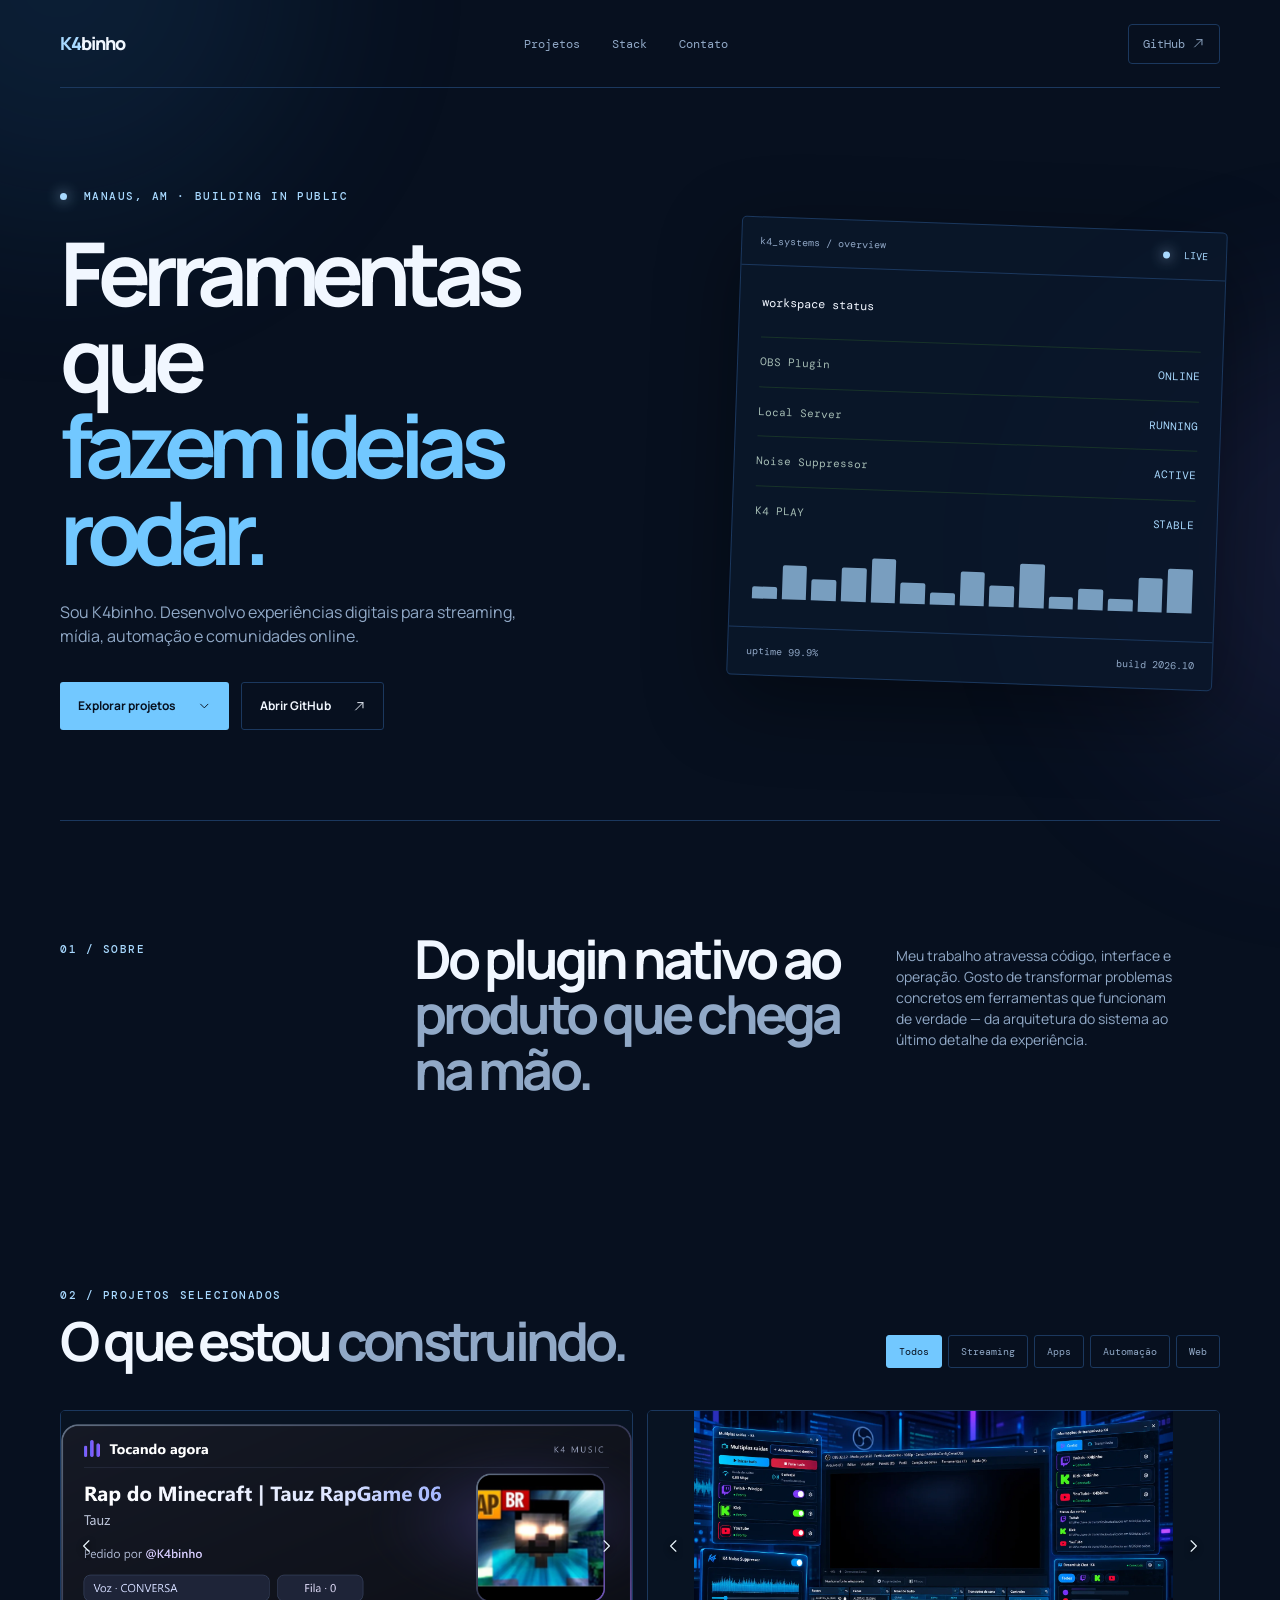
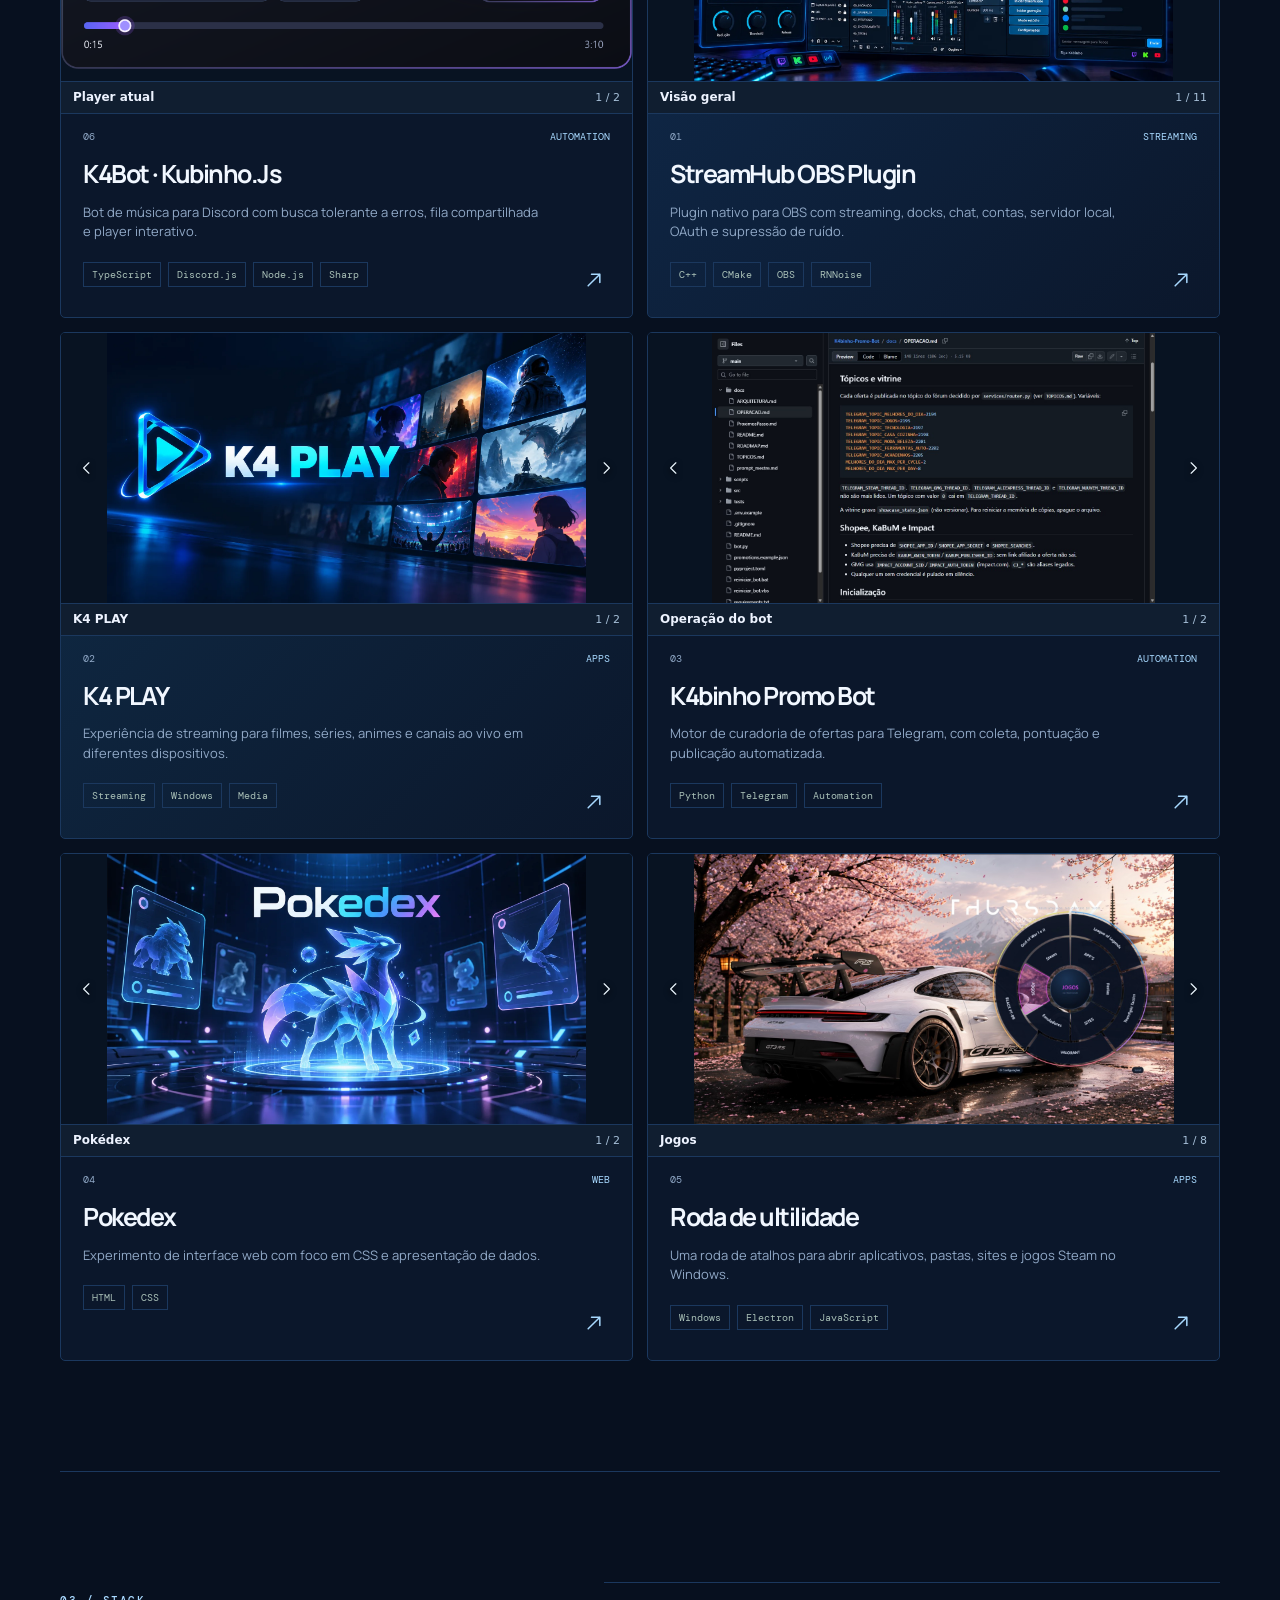
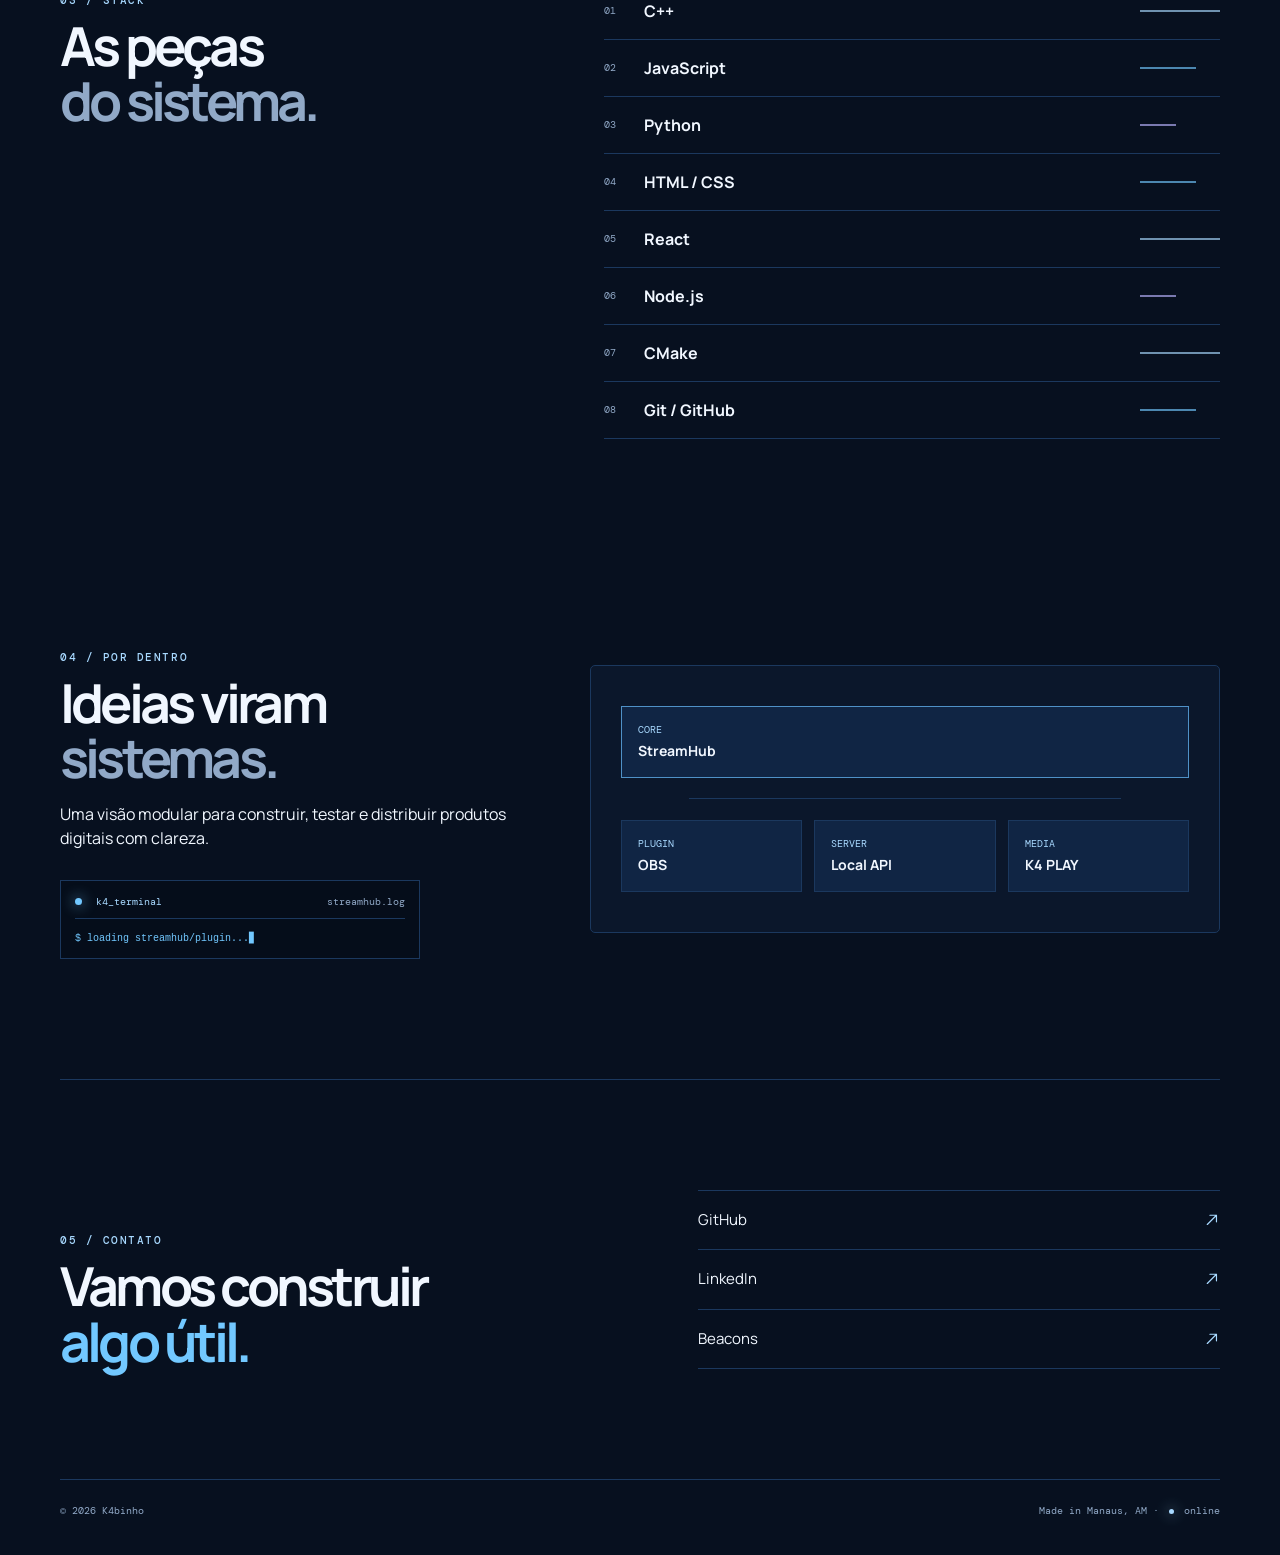
<file: index.html>
<!doctype html>
<html lang="pt-BR">
  <head>
    <meta charset="UTF-8" />
    <meta name="viewport" content="width=device-width, initial-scale=1.0" />
    <meta name="description" content="Portfólio de K4binho: streaming, mídia, automação e experiências digitais." />
    <link rel="icon" type="image/svg+xml" href="./assets/favicon.svg" />
    <title>K4binho — Digital systems & creative tools</title>
    <link rel="stylesheet" href="./styles.css" />
    <link rel="stylesheet" href="./theme-blue.css" />
    <link rel="stylesheet" href="./gallery.css" />
    <link rel="stylesheet" href="./carousel.css?v=9" />
  </head>
  <body>
    <div class="ambient ambient-one"></div><div class="ambient ambient-two"></div>
    <header class="site-header container">
      <a class="brand" href="#top" aria-label="K4binho início"><span class="brand-mark">K4</span><span>binho</span></a>
      <nav aria-label="Navegação principal"><a href="#projects">Projetos</a><a href="#stack">Stack</a><a href="#contact">Contato</a></nav>
      <a class="header-link" href="https://github.com/K4binho" target="_blank" rel="noreferrer">GitHub <svg class="icon-svg" viewBox="0 0 24 24" aria-hidden="true"><path d="M5 19 19 5M9 5h10v10"/></svg></a>
    </header>

    <main id="top">
      <section class="hero container">
        <div class="hero-copy">
          <p class="eyebrow"><span class="pulse"></span> MANAUS, AM · BUILDING IN PUBLIC</p>
          <h1>Ferramentas que<br /><em>fazem ideias rodar.</em></h1>
          <p class="hero-text">Sou K4binho. Desenvolvo experiências digitais para streaming, mídia, automação e comunidades online.</p>
          <div class="hero-actions"><a class="button button-primary" href="#projects">Explorar projetos <svg class="icon-svg" viewBox="0 0 24 24" aria-hidden="true"><path d="M5 8l7 7 7-7"/></svg></a><a class="button button-ghost" href="https://github.com/K4binho" target="_blank" rel="noreferrer">Abrir GitHub <svg class="icon-svg" viewBox="0 0 24 24" aria-hidden="true"><path d="M5 19 19 5M9 5h10v10"/></svg></a></div>
        </div>
        <div class="system-panel" aria-label="Painel demonstrativo do sistema">
          <div class="panel-top"><span>k4_systems / overview</span><span class="live"><i></i> LIVE</span></div>
          <div class="panel-body"><div class="panel-title">workspace status</div><div class="panel-line"><span>OBS Plugin</span><b>ONLINE</b></div><div class="panel-line"><span>Local Server</span><b>RUNNING</b></div><div class="panel-line"><span>Noise Suppressor</span><b>ACTIVE</b></div><div class="panel-line"><span>K4 PLAY</span><b>STABLE</b></div><div class="signal"><span></span><span></span><span></span><span></span><span></span><span></span><span></span><span></span><span></span><span></span><span></span><span></span><span></span><span></span><span></span></div></div>
          <div class="panel-footer"><span>uptime 99.9%</span><span>build 2026.10</span></div>
        </div>
      </section>

      <section class="intro container"><p class="section-kicker">01 / SOBRE</p><div><h2>Do plugin nativo ao<br /><span>produto que chega na mão.</span></h2></div><p>Meu trabalho atravessa código, interface e operação. Gosto de transformar problemas concretos em ferramentas que funcionam de verdade — da arquitetura do sistema ao último detalhe da experiência.</p></section>

      <section id="projects" class="projects container"><div class="section-heading"><div><p class="section-kicker">02 / PROJETOS SELECIONADOS</p><h2>O que estou <span>construindo.</span></h2></div><div class="filters" role="group" aria-label="Filtrar projetos"><button class="filter active" data-filter="all">Todos</button><button class="filter" data-filter="streaming">Streaming</button><button class="filter" data-filter="apps">Apps</button><button class="filter" data-filter="automation">Automação</button><button class="filter" data-filter="web">Web</button></div></div><div id="project-grid" class="project-grid"></div></section>

      <section id="stack" class="stack container"><div><p class="section-kicker">03 / STACK</p><h2>As peças<br /><span>do sistema.</span></h2></div><div class="stack-list" id="stack-list"></div></section>

      <section class="architecture container"><div class="architecture-copy"><p class="section-kicker">04 / POR DENTRO</p><h2>Ideias viram<br /><span>sistemas.</span></h2><p>Uma visão modular para construir, testar e distribuir produtos digitais com clareza.</p><div class="terminal"><div><span class="live"><i></i> k4_terminal</span><span>streamhub.log</span></div><code id="terminal-line">$ initializing modular workspace...</code></div></div><div class="flow" aria-label="Fluxo de arquitetura"><div class="flow-node main-node"><small>CORE</small><strong>StreamHub</strong></div><div class="flow-branch"><div class="flow-node"><small>PLUGIN</small><strong>OBS</strong></div><div class="flow-node"><small>SERVER</small><strong>Local API</strong></div><div class="flow-node"><small>MEDIA</small><strong>K4 PLAY</strong></div></div></div></section>

      <section id="contact" class="contact container"><div><p class="section-kicker">05 / CONTATO</p><h2>Vamos construir<br /><em>algo útil.</em></h2></div><div class="contact-links"><a href="https://github.com/K4binho" target="_blank" rel="noreferrer"><span>GitHub</span><b><svg class="icon-svg" viewBox="0 0 24 24" aria-hidden="true"><path d="M5 19 19 5M9 5h10v10"/></svg></b></a><a href="https://linkedin.com/in/mheinrique/" target="_blank" rel="noreferrer"><span>LinkedIn</span><b><svg class="icon-svg" viewBox="0 0 24 24" aria-hidden="true"><path d="M5 19 19 5M9 5h10v10"/></svg></b></a><a href="https://beacons.ai/m_heinrique" target="_blank" rel="noreferrer"><span>Beacons</span><b><svg class="icon-svg" viewBox="0 0 24 24" aria-hidden="true"><path d="M5 19 19 5M9 5h10v10"/></svg></b></a></div></section>
    </main>
    <footer class="site-footer container"><span>© 2026 K4binho</span><span>Made in Manaus, AM · <span class="footer-dot"></span> online</span></footer>
    <dialog id="project-modal"><button id="modal-close" class="modal-close" aria-label="Fechar"><svg class="icon-svg" viewBox="0 0 24 24" aria-hidden="true"><path d="m6 6 12 12M18 6 6 18"/></svg></button><div id="modal-content"></div></dialog>
    <script type="module" src="./src/main.js?v=3"></script>
  </body>
</html>
</file>
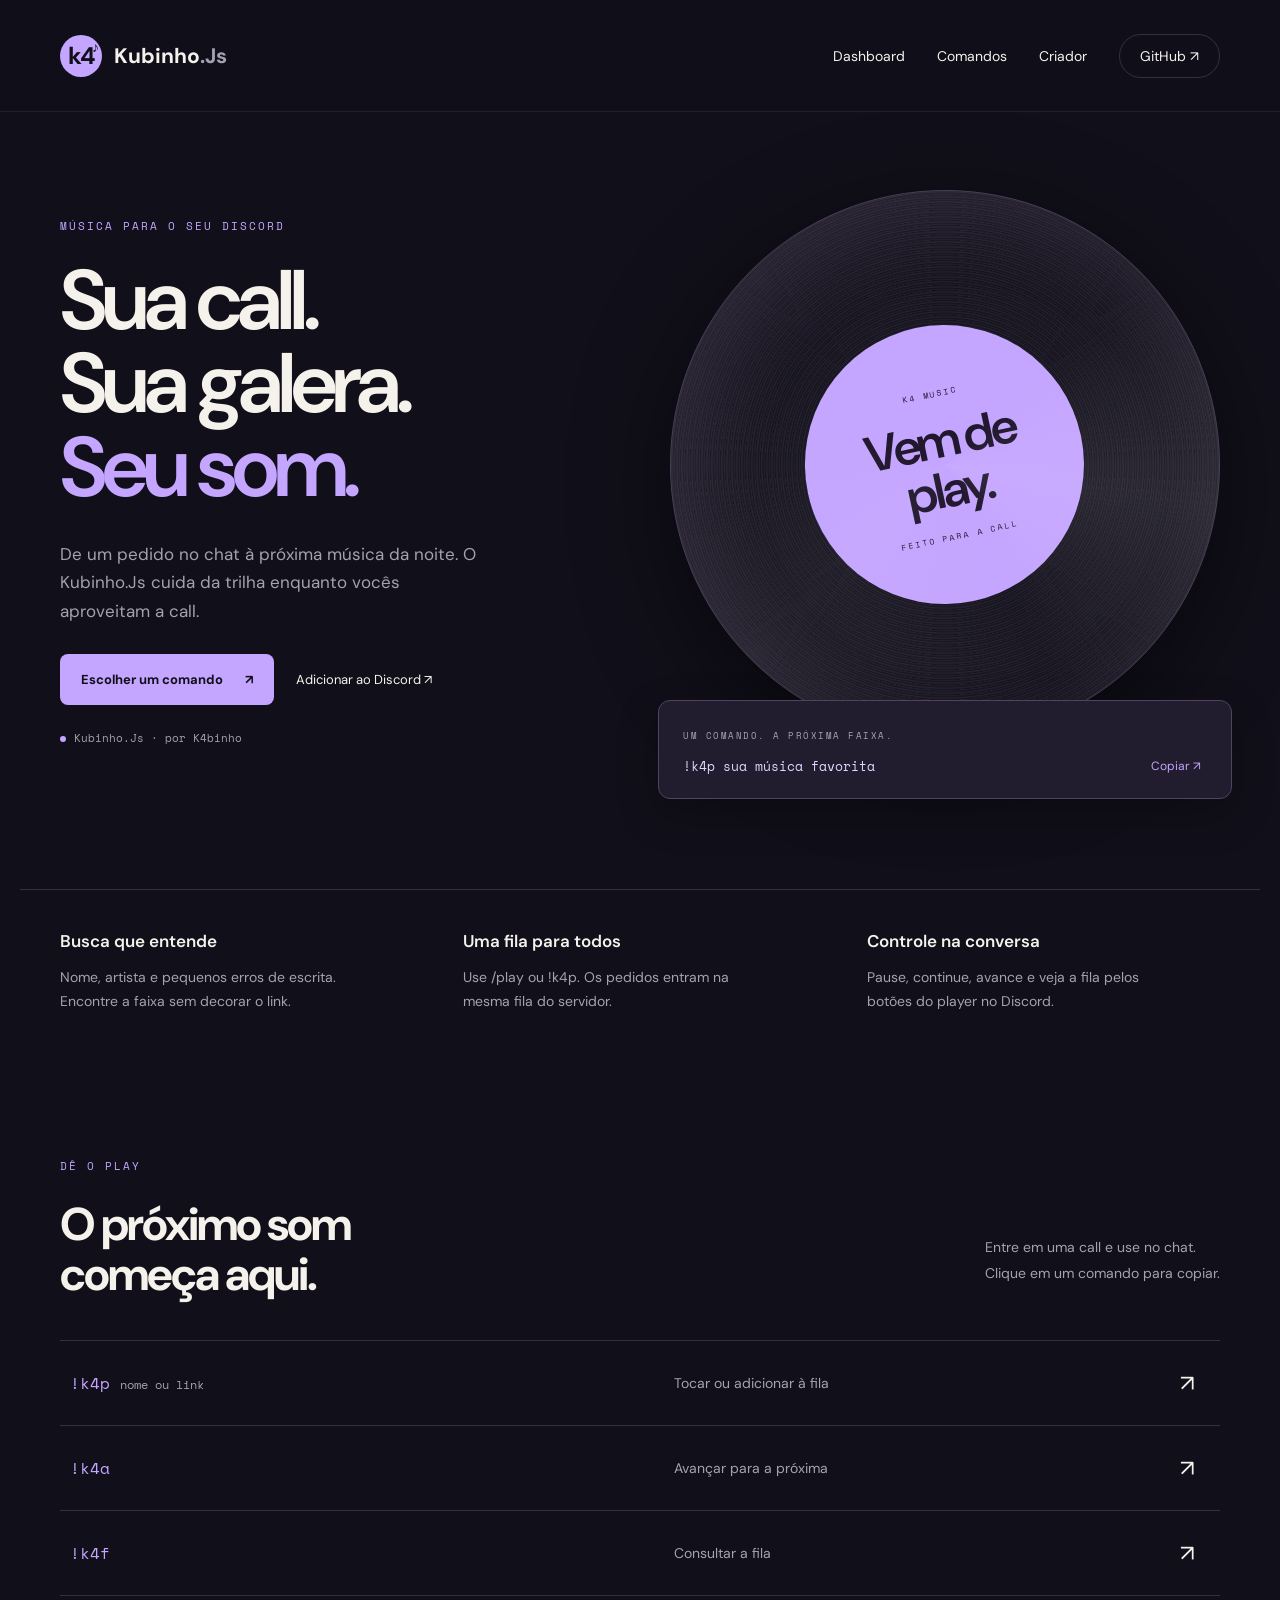
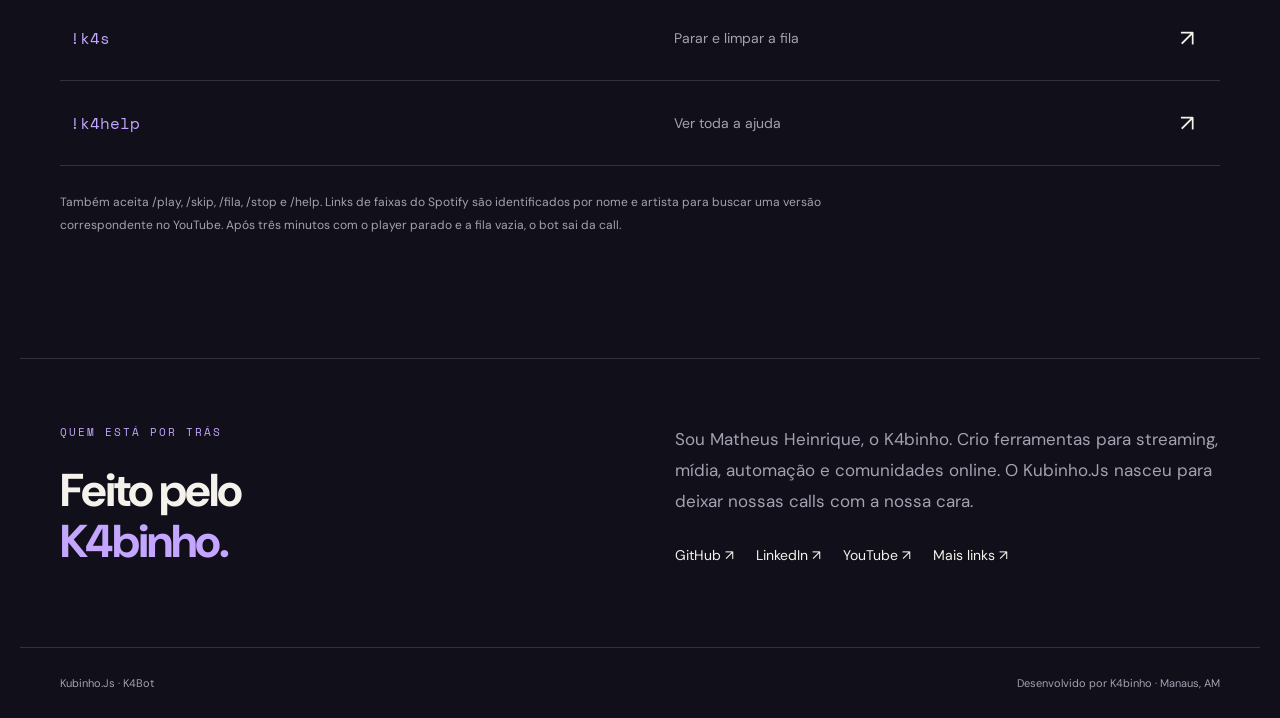
<file: k4bot/index.html>
<!doctype html>
<html lang="pt-BR"><head><meta charset="utf-8"><meta name="viewport" content="width=device-width,initial-scale=1"><meta name="description" content="Kubinho.Js, o bot de música para Discord criado por K4binho. Busca por nome, YouTube e Spotify, fila compartilhada e controles na call."><meta name="theme-color" content="#11101a"><title>Kubinho.Js — Sua call tem trilha sonora.</title><link rel="stylesheet" href="style.css"><script src="app.js" defer></script></head>
<body><header class="wrap"><a class="brand" href="#inicio"><span class="mark">k4<span>♪</span></span> Kubinho<span class="muted">.Js</span></a><nav aria-label="Principal"><a href="http://k4binho.js/dashboard" title="Painel local neste computador">Dashboard</a><a href="#comandos">Comandos</a><a href="#criador">Criador</a><a class="repo" href="https://github.com/K4binho/K4Bot" target="_blank" rel="noopener">GitHub ↗</a></nav></header>
<main><section id="inicio" class="hero wrap"><div class="intro"><p class="eyebrow">MÚSICA PARA O SEU DISCORD</p><h1>Sua call.<br>Sua galera.<br><em>Seu som.</em></h1><p class="lead">De um pedido no chat à próxima música da noite. O Kubinho.Js cuida da trilha enquanto vocês aproveitam a call.</p><div class="actions"><a class="button" href="#comandos">Escolher um comando <span>↗</span></a><a href="https://discord.com/oauth2/authorize?client_id=1084625681796837416&amp;scope=bot%20applications.commands&amp;permissions=37080128" target="_blank" rel="noopener">Adicionar ao Discord ↗</a></div><p class="runtime" id="runtime" role="status">Kubinho.Js · por K4binho</p></div><div class="visual"><div class="disc"><div class="disc-label"><span>K4 MUSIC</span><strong>Vem de<br>play.</strong><span>FEITO PARA A CALL</span></div></div><div class="request"><span>UM COMANDO. A PRÓXIMA FAIXA.</span><div><code>!k4p sua música favorita</code><button data-copy="!k4p " aria-label="Copiar comando play">Copiar ↗</button></div></div></div></section>
<section class="features wrap" aria-label="Recursos"><div><span>Busca que entende</span><p>Nome, artista e pequenos erros de escrita. Encontre a faixa sem decorar o link.</p></div><div><span>Uma fila para todos</span><p>Use /play ou !k4p. Os pedidos entram na mesma fila do servidor.</p></div><div><span>Controle na conversa</span><p>Pause, continue, avance e veja a fila pelos botões do player no Discord.</p></div></section>
<section id="comandos" class="commands wrap"><div class="section-head"><div><p class="eyebrow">DÊ O PLAY</p><h2>O próximo som<br>começa aqui.</h2></div><p>Entre em uma call e use no chat.<br>Clique em um comando para copiar.</p></div><div class="command-list">
<button data-copy="!k4p "><code>!k4p <i>nome ou link</i></code><span>Tocar ou adicionar à fila</span><b>↗</b></button>
<button data-copy="!k4a"><code>!k4a</code><span>Avançar para a próxima</span><b>↗</b></button>
<button data-copy="!k4f"><code>!k4f</code><span>Consultar a fila</span><b>↗</b></button>
<button data-copy="!k4s"><code>!k4s</code><span>Parar e limpar a fila</span><b>↗</b></button>
<button data-copy="!k4help"><code>!k4help</code><span>Ver toda a ajuda</span><b>↗</b></button></div><p class="note">Também aceita /play, /skip, /fila, /stop e /help. Links de faixas do Spotify são identificados por nome e artista para buscar uma versão correspondente no YouTube. Após três minutos com o player parado e a fila vazia, o bot sai da call.</p><div id="feedback" role="status" aria-live="polite"></div></section>
<section id="criador" class="creator wrap"><div><p class="eyebrow">QUEM ESTÁ POR TRÁS</p><h2>Feito pelo<br><em>K4binho.</em></h2></div><div><p>Sou Matheus Heinrique, o K4binho. Crio ferramentas para streaming, mídia, automação e comunidades online. O Kubinho.Js nasceu para deixar nossas calls com a nossa cara.</p><div class="links"><a href="https://github.com/K4binho" target="_blank" rel="noopener">GitHub ↗</a><a href="https://linkedin.com/in/mheinrique/" target="_blank" rel="noopener">LinkedIn ↗</a><a href="https://www.youtube.com/@K4binho" target="_blank" rel="noopener">YouTube ↗</a><a href="https://beacons.ai/m_heinrique" target="_blank" rel="noopener">Mais links ↗</a></div></div></section></main><footer class="wrap"><span>Kubinho.Js · K4Bot</span><span>Desenvolvido por K4binho · Manaus, AM</span></footer></body></html>
</file>
<file: styles.css>
@import url('https://fonts.googleapis.com/css2?family=DM+Mono:wght@400;500&family=Manrope:wght@400;500;600;700;800&display=swap');
:root{--bg:#07100e;--surface:#0c1916;--surface-2:#11231e;--text:#eff9f4;--muted:#91aaa0;--line:#1c3930;--green:#98f5bd;--blue:#8ed8ff;--orange:#ffb978}*{box-sizing:border-box}html{scroll-behavior:smooth}body{margin:0;background:var(--bg);color:var(--text);font-family:Manrope,system-ui,sans-serif;line-height:1.5;overflow-x:hidden}.container{width:min(1160px,calc(100% - 48px));margin-inline:auto}.ambient{position:fixed;width:480px;height:480px;border-radius:50%;filter:blur(100px);opacity:.12;pointer-events:none;z-index:-1}.ambient-one{background:#0b9b62;top:-260px;left:-180px}.ambient-two{background:#1687bb;right:-300px;top:35%;opacity:.09}.site-header{height:88px;display:flex;align-items:center;justify-content:space-between;border-bottom:1px solid var(--line)}.brand{display:flex;gap:0;color:var(--text);text-decoration:none;font-size:18px;font-weight:800;letter-spacing:-.06em}.brand-mark{color:var(--green)}nav{display:flex;gap:32px}nav a,.header-link{color:var(--muted);text-decoration:none;font-size:12px;font-family:'DM Mono',monospace}nav a:hover,.header-link:hover{color:var(--green)}.header-link{border:1px solid var(--line);padding:10px 14px;border-radius:4px}.hero{display:grid;grid-template-columns:1.1fr .9fr;align-items:center;gap:80px;min-height:620px;padding:90px 0}.eyebrow,.section-kicker{color:var(--green);font:500 11px 'DM Mono',monospace;letter-spacing:.14em}.pulse,.live i,.footer-dot{display:inline-block;width:7px;height:7px;border-radius:50%;background:var(--green);box-shadow:0 0 14px var(--green);margin-right:8px}.hero h1{font-size:clamp(48px,7vw,88px);line-height:.98;letter-spacing:-.085em;margin:26px 0}.hero h1 em,.contact h2 em{color:var(--green);font-style:normal}.hero-text{max-width:480px;color:var(--muted);font-size:16px}.hero-actions{display:flex;gap:12px;margin-top:34px}.button{display:inline-flex;gap:22px;align-items:center;text-decoration:none;padding:14px 18px;font-size:12px;font-weight:700;border-radius:3px}.button-primary{background:var(--green);color:#07100e}.button-ghost{border:1px solid var(--line);color:var(--text)}.button-ghost:hover{border-color:var(--green)}.system-panel{background:rgba(12,25,22,.84);border:1px solid var(--line);box-shadow:0 24px 80px #0006;border-radius:5px;font-family:'DM Mono',monospace;transform:rotate(2deg)}.panel-top,.panel-footer{display:flex;justify-content:space-between;padding:16px 18px;color:var(--muted);font-size:10px;border-bottom:1px solid var(--line)}.panel-footer{border:0;border-top:1px solid var(--line)}.live{color:var(--green)}.panel-body{padding:28px 22px}.panel-title{color:var(--text);font-size:12px;margin-bottom:25px}.panel-line{display:flex;justify-content:space-between;border-top:1px solid #173329;padding:16px 0;color:#a5bdb4;font-size:11px}.panel-line b{color:var(--green);font-weight:400}.signal{height:64px;display:flex;align-items:end;gap:5px;padding-top:14px}.signal span{width:100%;background:var(--green);opacity:.7;border-radius:2px 2px 0 0}.signal span:nth-child(odd){height:25%}.signal span:nth-child(2n){height:68%}.signal span:nth-child(3n){height:43%}.signal span:nth-child(5n){height:88%}.intro{border-top:1px solid var(--line);padding:110px 0;display:grid;grid-template-columns:1fr 1.4fr 1fr;gap:30px}.intro h2,.section-heading h2,.stack h2,.architecture h2,.contact h2{font-size:clamp(32px,4.2vw,56px);letter-spacing:-.07em;line-height:1.03;margin:0}.intro h2 span,.section-heading h2 span,.stack h2 span,.architecture h2 span{color:var(--muted)}.intro>p:last-child{color:var(--muted);font-size:14px;max-width:280px}.projects{padding:70px 0 110px}.section-heading{display:flex;justify-content:space-between;align-items:end;margin-bottom:42px}.filters{display:flex;gap:6px;flex-wrap:wrap;justify-content:flex-end}.filter{background:transparent;border:1px solid var(--line);color:var(--muted);padding:9px 12px;font:10px 'DM Mono',monospace;cursor:pointer;border-radius:3px}.filter:hover,.filter.active{background:var(--green);border-color:var(--green);color:var(--bg)}.project-grid{display:grid;grid-template-columns:repeat(2,1fr);gap:14px}.project-card{position:relative;min-height:270px;padding:24px;background:var(--surface);border:1px solid var(--line);border-radius:5px;transition:.25s ease;overflow:hidden}.project-card:hover{transform:translateY(-4px);border-color:#4e8b6e}.project-card.flagship{min-height:360px;background:linear-gradient(135deg,#10291e,#0b1714)}.project-card.blue{background:linear-gradient(135deg,#102532,#0b1714)}.project-meta{display:flex;justify-content:space-between;color:var(--muted);font:10px 'DM Mono',monospace;text-transform:uppercase}.project-category{color:var(--green)}.project-content{position:absolute;left:24px;right:52px;bottom:26px}.project-card h3{font-size:25px;letter-spacing:-.06em;margin:0 0 10px}.project-card p{max-width:460px;color:var(--muted);font-size:13px;margin:0 0 20px}.tags{display:flex;gap:7px;flex-wrap:wrap}.tags span{border:1px solid var(--line);padding:5px 8px;color:#a9c0b7;font:10px 'DM Mono',monospace}.project-link{position:absolute;right:22px;bottom:24px;color:var(--green);font-size:25px;text-decoration:none}.stack{border-top:1px solid var(--line);padding:110px 0;display:grid;grid-template-columns:1fr 1.3fr;gap:70px}.stack-list{border-top:1px solid var(--line)}.stack-item{display:grid;grid-template-columns:40px 1fr 80px;align-items:center;padding:16px 0;border-bottom:1px solid var(--line)}.stack-item span{color:var(--muted);font:10px 'DM Mono',monospace}.stack-item strong{font-size:16px}.stack-item i{display:block;height:2px;background:var(--green);opacity:.65}.stack-item:nth-child(2n) i{width:70%;background:var(--blue)}.stack-item:nth-child(3n) i{width:45%;background:var(--orange)}.architecture{display:grid;grid-template-columns:1fr 1.4fr;gap:80px;align-items:center;padding:90px 0 120px}.architecture-copy p:last-child{color:var(--muted);max-width:300px;margin-top:25px}.flow{background:var(--surface);border:1px solid var(--line);padding:40px 30px;border-radius:5px}.flow-node{position:relative;border:1px solid var(--line);background:var(--surface-2);padding:16px;display:flex;flex-direction:column;gap:4px}.flow-node small{font:10px 'DM Mono',monospace;color:var(--green)}.flow-node strong{font-size:14px}.main-node{border-color:#3b8061}.flow-branch{display:grid;grid-template-columns:repeat(3,1fr);gap:12px;margin-top:42px;position:relative}.flow-branch:before{content:'';position:absolute;height:1px;background:var(--line);left:12%;right:12%;top:-22px}.contact{border-top:1px solid var(--line);padding:110px 0;display:flex;justify-content:space-between;align-items:end}.contact-links{width:45%;border-top:1px solid var(--line)}.contact-links a{display:flex;justify-content:space-between;padding:18px 0;border-bottom:1px solid var(--line);color:var(--text);text-decoration:none;font-size:15px}.contact-links a:hover{color:var(--green)}.contact-links b{color:var(--green);font-weight:400}.site-footer{border-top:1px solid var(--line);padding:24px 0 38px;display:flex;justify-content:space-between;color:var(--muted);font:10px 'DM Mono',monospace}.footer-dot{width:5px;height:5px;margin:0 4px}@media(max-width:800px){.container{width:min(100% - 32px,600px)}nav{display:none}.hero{grid-template-columns:1fr;gap:50px;padding:70px 0}.system-panel{max-width:500px;transform:none}.intro,.stack,.architecture{grid-template-columns:1fr;gap:35px;padding:75px 0}.section-heading{display:block}.filters{justify-content:flex-start;margin-top:28px}.project-grid{grid-template-columns:1fr}.project-card.flagship{min-height:310px}.contact{display:block;padding:75px 0}.contact-links{width:100%;margin-top:38px}.site-footer{display:block}.site-footer span+span{display:block;margin-top:8px}}
</file>
<file: theme-blue.css>
/* Rem-inspired cold blue visual theme */
:root{--bg:#07101f;--surface:#0b172b;--surface-2:#102544;--text:#f1f7ff;--muted:#91a9c7;--line:#1b385e;--green:#a8d9ff;--blue:#72c8ff;--orange:#b9b4ff}
.ambient-one{background:#2d85d3}.ambient-two{background:#7269db;opacity:.11}
.hero h1 em,.contact h2 em{color:var(--blue)}
.button-primary{background:var(--blue);color:#07101f}
.filter:hover,.filter.active{background:var(--blue);border-color:var(--blue);color:var(--bg)}
.project-card.flagship{background:linear-gradient(135deg,#102b4d,#0b172b)}
.project-card.blue{background:linear-gradient(135deg,#102c48,#0b172b)}
.project-card:hover{border-color:#4f91c7}.main-node{border-color:#4f91c7}.system-panel{background:rgba(11,23,43,.88)}
.project-card{animation:cardIn .6s both;animation-delay:calc(var(--card-index, 0) * 70ms)}.project-card:nth-child(2){--card-index:1}.project-card:nth-child(3){--card-index:2}.project-card:nth-child(4){--card-index:3}.project-card:nth-child(5){--card-index:4}.project-card:nth-child(6){--card-index:5}.project-open{border:0;background:transparent;cursor:pointer}.flow-node{animation:nodePulse 3s ease-in-out infinite}.flow-node:nth-child(2){animation-delay:.3s}.flow-node:nth-child(3){animation-delay:.6s}.flow-node:nth-child(4){animation-delay:.9s}.terminal{margin-top:30px;border:1px solid var(--line);background:#050d1a;padding:14px;font:10px 'DM Mono',monospace;color:var(--muted);max-width:360px}.terminal>div{display:flex;justify-content:space-between;border-bottom:1px solid var(--line);padding-bottom:10px;margin-bottom:12px}.terminal code{color:var(--blue)}.terminal code:after{content:'▋';animation:blink 1s infinite}.terminal .live i{background:var(--blue);box-shadow:0 0 14px var(--blue)}#project-modal{width:min(640px,calc(100% - 32px));border:1px solid #396a9b;background:#0b172b;color:var(--text);padding:38px;border-radius:6px;box-shadow:0 30px 100px #000b}#project-modal::backdrop{background:#020713cc;backdrop-filter:blur(5px)}#project-modal h2{font-size:clamp(30px,5vw,54px);letter-spacing:-.07em;line-height:1;margin:12px 0 20px}.modal-description{color:var(--muted);font-size:14px;line-height:1.7}.modal-status{color:var(--blue);font:11px 'DM Mono',monospace;margin:22px 0}.modal-flow{display:flex;align-items:center;gap:8px;flex-wrap:wrap;margin:26px 0}.modal-flow span{border:1px solid var(--line);padding:10px;color:var(--text);font:10px 'DM Mono',monospace;animation:cardIn .5s both;animation-delay:var(--delay)}.modal-flow b{color:var(--blue);font-weight:400}.modal-tags{display:flex;gap:8px;flex-wrap:wrap;margin:24px 0}.modal-tags span{background:var(--surface-2);padding:6px 9px;font:10px 'DM Mono',monospace;color:var(--muted)}.modal-close{position:absolute;right:16px;top:12px;border:0;background:none;color:var(--muted);font-size:28px;cursor:pointer}.modal-close:hover{color:var(--blue)}@keyframes cardIn{from{opacity:0;transform:translateY(16px)}to{opacity:1;transform:translateY(0)}}@keyframes nodePulse{0%,100%{box-shadow:0 0 0 #72c8ff00}50%{box-shadow:0 0 24px #72c8ff1c}}@keyframes blink{50%{opacity:0}}
</file>
<file: gallery.css>
.gallery{margin:24px 0}.gallery-main{height:280px;background:#050d1a;border:1px solid var(--line);border-radius:4px;display:flex;align-items:center;justify-content:center;overflow:hidden}.gallery-main img{width:100%;height:100%;object-fit:contain;animation:galleryIn .35s ease}.gallery-thumbs{display:flex;gap:7px;overflow-x:auto;padding:10px 0 2px}.gallery-thumb{border:1px solid var(--line);padding:0;background:var(--surface);width:58px;height:42px;flex:0 0 auto;cursor:pointer;opacity:.6;border-radius:3px;overflow:hidden}.gallery-thumb:hover,.gallery-thumb.active{opacity:1;border-color:var(--blue);box-shadow:0 0 12px #72c8ff33}.gallery-thumb img{width:100%;height:100%;object-fit:cover}@keyframes galleryIn{from{opacity:.3;transform:scale(.98)}to{opacity:1;transform:scale(1)}}
.project-preview{position:absolute;inset:0;height:58%;overflow:hidden;border-bottom:1px solid var(--line);background:#050d1a}.project-preview:after{content:'';position:absolute;inset:0;background:linear-gradient(180deg,#07101f11 35%,#0b172bf9 100%);pointer-events:none}.project-preview img,.project-preview .project-visual{display:block;width:100%;height:100%;object-fit:cover;object-position:center;opacity:.86;transition:transform .5s ease,opacity .3s ease}.project-card:hover .project-preview img,.project-card:hover .project-preview .project-visual{transform:scale(1.035);opacity:1}.project-preview span{position:absolute;z-index:1;top:14px;right:14px;border:1px solid #72c8ff88;background:#07101fcc;color:var(--blue);padding:6px 8px;font:9px 'DM Mono',monospace;letter-spacing:.08em}.project-card.flagship .project-content{bottom:26px}.system-panel{position:relative}
.gallery-thumbs button[aria-pressed="true"]{border-color:var(--blue);color:var(--blue)}.gallery a.gallery-main{height:auto;aspect-ratio:16/9;cursor:zoom-in}
</file>
<file: carousel.css>
/* Project cards and modal share one responsive visual language. */
.icon-svg{display:inline-block;width:1.05em;height:1.05em;vertical-align:-.18em;fill:none;stroke:currentColor;stroke-width:1.8;stroke-linecap:round;stroke-linejoin:round}
.project-link .icon-svg{width:20px;height:20px}
.modal-close .icon-svg{width:22px;height:22px}
.modal-actions .icon-svg{width:15px;height:15px;margin-left:5px;vertical-align:-3px}
.modal-flow b .icon-svg{width:18px;height:18px;vertical-align:-5px}

html{scrollbar-color:#3a9de8 #07101f;scrollbar-width:thin}
body::-webkit-scrollbar{width:11px}
body::-webkit-scrollbar-track{background:#07101f}
body::-webkit-scrollbar-thumb{background:linear-gradient(180deg,#72c8ff,#3a75e8);border:3px solid #07101f;border-radius:999px}
body::-webkit-scrollbar-thumb:hover{background:#a8ddff}
body.modal-open{overflow:hidden}

.project-card{cursor:pointer}
.project-card.has-preview{min-height:470px}
.project-card.has-preview .project-preview{height:66%}
.project-card.has-preview .project-content{top:calc(66% + 18px);bottom:auto;z-index:2}

#project-modal{
  width:min(900px,calc(100% - 32px));
  height:fit-content;
  max-height:calc(100vh - 32px);
  max-height:calc(100dvh - 32px);
  padding:clamp(18px,3vw,32px);
  overflow-x:hidden;
  overflow-y:auto;
  scrollbar-width:none;
  -ms-overflow-style:none;
}
#project-modal::-webkit-scrollbar{display:none}
#modal-content{overflow:visible}
#project-modal h2{font-size:clamp(30px,4vw,48px);margin:8px 40px 12px 0}
.modal-description{font-size:clamp(12px,1.5vw,14px);line-height:1.5;margin:0}
.modal-status{font-size:10px;margin:12px 0}
.modal-actions{display:flex;gap:8px;flex-wrap:wrap;margin:12px 0 0}
.modal-actions .button{padding:10px 13px;gap:8px}
.modal-visual{height:clamp(170px,28vh,290px);height:clamp(170px,28dvh,290px);margin:14px 0;border:1px solid rgba(114,200,255,.28);border-radius:10px;overflow:hidden;background:#06101f}
.modal-visual img,.modal-visual .project-visual{display:block;width:100%;height:100%;object-fit:contain;object-position:center}
.modal-flow{gap:6px;margin:12px 0}
.modal-flow span{padding:7px 9px}
.modal-tags{gap:6px;margin:12px 0 0}

@media(max-width:700px){
  .project-card{min-height:320px;padding:22px 24px}
  .project-card .project-content{left:24px;right:78px;bottom:58px}
  .project-card .project-content p{margin-bottom:16px;line-height:1.55}
  .project-card .project-link{right:22px;bottom:20px;width:42px;height:42px;display:grid;place-items:center;line-height:1}
  .project-card.has-preview{min-height:0;padding:0;display:flex;flex-direction:column}
  .project-card.has-preview .project-preview{position:relative;inset:auto;height:230px;flex:0 0 230px;border-bottom:1px solid var(--line)}
  .project-card.has-preview .project-meta{position:relative;z-index:2;padding:14px 24px 0}
  .project-card.has-preview .project-content{position:relative;inset:auto;min-height:190px;padding:12px 78px 60px 24px}
  .project-card h3{font-size:24px;line-height:1.1}
  .project-card p{font-size:13px}
  .project-preview span{top:12px;right:12px;font-size:8px;padding:5px 6px}

  #project-modal{width:calc(100% - 20px);max-height:calc(100dvh - 20px);padding:18px}
  #project-modal h2{font-size:clamp(26px,7vw,34px);margin:7px 34px 10px 0;overflow-wrap:anywhere}
  .modal-description{font-size:13px;line-height:1.45}
  .modal-status{margin:10px 0;font-size:10px}
  .modal-actions{margin-top:10px}
  .modal-actions .button{padding:9px 10px;font-size:11px}
  .modal-visual{height:clamp(145px,23dvh,240px);margin:12px 0}
  .modal-flow{gap:5px;margin:10px 0}
  .modal-flow span{padding:6px 8px;font-size:9px}
  .modal-tags{gap:5px;margin-top:10px}
  .modal-tags span{padding:5px 7px;font-size:9px}
}

@media(max-height:650px){
  #project-modal{padding-block:12px}
  #project-modal h2{margin-block:5px 8px}
  .modal-status{margin:7px 0}
  .modal-actions{margin-top:7px}
  .modal-visual{height:clamp(100px,19dvh,160px);margin:8px 0}
  .modal-flow,.modal-tags{margin-block:7px}
}

@media(max-height:450px){
  #project-modal{padding-block:9px}
  #project-modal h2{font-size:25px;margin-block:3px 5px}
  .modal-description{font-size:11px;line-height:1.35}
  .modal-status{margin:5px 0}
  .modal-actions{margin-top:5px}
  .modal-actions .button{padding:6px 9px}
  .modal-visual{height:90px;margin:6px 0}
  .modal-flow,.modal-tags{margin-block:5px}
  .modal-flow span,.modal-tags span{padding:4px 6px}
}
.project-carousel{min-width:0;color:var(--text);background:var(--surface);border:1px solid var(--line);border-radius:6px;overflow:hidden}
.slide-stage{position:relative;isolation:isolate}
.project-carousel .slides{display:flex;width:100%;overflow-x:auto;scrollbar-width:none;scroll-snap-type:x mandatory;overscroll-behavior-x:contain}
.project-carousel .slides::-webkit-scrollbar{display:none}
.slides>*{flex:0 0 100%;min-width:0;aspect-ratio:16/9;display:grid;place-items:center;scroll-snap-align:start;background:#081322}
.slides img{width:100%;height:100%;object-fit:contain;min-height:0}
.slide-nav{position:absolute;z-index:2;inset:0 10px;display:flex;align-items:center;justify-content:space-between;pointer-events:none}
.slide-nav button{display:grid;place-items:center;width:32px;height:46px;padding:0;border:0;border-radius:4px;background:transparent;color:#edf8ff;filter:drop-shadow(0 2px 3px #000);cursor:pointer;pointer-events:auto;transition:background .18s ease,color .18s ease,transform .18s ease}
.slide-nav button svg{width:18px;height:18px;fill:none;stroke:currentColor;stroke-width:1.5;stroke-linecap:round;stroke-linejoin:round}
.slide-nav .slide-next svg{transform:rotate(180deg)}
.slide-nav button:hover,.slide-nav button:focus-visible{background:#123a56b8;color:#fff;transform:translateY(-1px)}
.slide-nav button:active{transform:translateY(1px)}
.slide-nav button:focus-visible{outline:2px solid #b8e9ff;outline-offset:3px}
.slide-caption{min-width:0;display:flex;align-items:center;justify-content:space-between;gap:8px;padding:8px 12px;border-top:1px solid var(--line);background:#101e30}.slide-caption strong{font:600 12px/1.25 system-ui;color:#edf3ff;overflow-wrap:anywhere}.slide-caption small{font:11px/1.2 system-ui;color:#a7c0d8;white-space:nowrap}
.detail-gallery{margin:14px 0}.detail-gallery .slides>*{max-height:48dvh}
.project-card.has-preview{display:flex;flex-direction:column;min-height:0;padding:0}.project-card.has-preview .project-meta{position:static;padding:16px 22px 0}.project-card.has-preview .project-content{position:static;padding:12px 62px 30px 22px;min-height:0;overflow-wrap:anywhere}
.card-gallery{border:0;border-bottom:1px solid var(--line);border-radius:0}.card-gallery .slides>*{max-height:270px}
@media(max-width:600px){.project-card.has-preview .project-content{padding:12px 58px 28px 18px}.slide-nav{inset-inline:6px}.slide-nav button{width:30px;height:42px}.slide-caption{padding:7px 10px}}
@media(prefers-reduced-motion:reduce){.slide-nav button{transition:none}}
</file>
<file: k4bot/style.css>
@import url('https://fonts.googleapis.com/css2?family=DM+Sans:wght@400;500;600;700&family=Space+Mono&display=swap');
:root{color-scheme:dark;--bg:#11101a;--ink:#f5f1eb;--muted:#a5a1b1;--accent:#c4a5ff;--line:#34303f}*{box-sizing:border-box}html{scroll-behavior:smooth;scroll-padding-top:30px}body{margin:0;background:var(--bg);color:var(--ink);font-family:'DM Sans',sans-serif}a{color:inherit;text-decoration:none}button{font:inherit;cursor:pointer}a:focus-visible,button:focus-visible{outline:3px solid var(--accent);outline-offset:5px}.wrap{max-width:1240px;margin:auto;padding-left:40px;padding-right:40px}header{display:flex;align-items:center;justify-content:space-between;height:112px}.brand{display:flex;align-items:center;font-size:21px;font-weight:700}.muted{color:var(--muted)}.mark{font-size:24px;letter-spacing:-2px;background:var(--accent);color:var(--bg);width:42px;height:42px;display:grid;place-content:center;border-radius:50%;margin-right:12px;position:relative}.mark span{font-size:14px;position:absolute;right:5px;top:3px}nav{display:flex;gap:32px;align-items:center;font-size:14px}.repo{border:1px solid var(--line);padding:12px 20px;border-radius:30px}.hero{display:grid;grid-template-columns:1fr 1fr;gap:60px;padding-top:64px;padding-bottom:90px;align-items:center}.eyebrow{font:11px 'Space Mono',monospace;letter-spacing:2px;color:var(--accent);margin:0 0 25px}h1{font-size:clamp(56px,6.6vw,92px);line-height:.99;letter-spacing:-5px;font-weight:600;margin:0 0 30px}em{font-style:normal;color:var(--accent)}.lead{font-size:17px;line-height:1.7;color:var(--muted);max-width:420px}.actions{display:flex;flex-wrap:wrap;align-items:center;gap:22px;font-size:13px;margin-top:28px}.button{display:flex;gap:22px;background:var(--accent);color:var(--bg);padding:17px 21px;border-radius:8px;font-weight:700}.runtime{font:11px 'Space Mono',monospace;color:var(--muted);margin-top:25px}.runtime:before{content:'';display:inline-block;width:6px;height:6px;background:var(--accent);border-radius:50%;margin-right:8px}.visual{min-width:0;position:relative;padding:14px 0 0}.disc{width:100%;aspect-ratio:1;border-radius:50%;background:repeating-radial-gradient(circle at center,#23202e 0px,#15131d 2px,#25212e 3px,#13111c 5px);box-shadow:inset 20px 20px 80px #9e8baa28,0 25px 90px #0008;display:grid;place-items:center;border:1px solid #4a4056;position:relative}.disc:after{content:'';position:absolute;inset:0;border-radius:50%;background:conic-gradient(from 45deg,transparent,#ffffff13,transparent 30%,#ffffff09,transparent 70%);pointer-events:none}.disc-label{width:51%;aspect-ratio:1;border-radius:50%;background:#c4a5ff;display:flex;flex-direction:column;justify-content:center;align-items:center;color:#21182e;transform:rotate(-12deg);gap:16px}.disc-label span{font:8px 'Space Mono',monospace;letter-spacing:2px}.disc-label strong{font-size:50px;line-height:1;letter-spacing:-3px;text-align:center;font-weight:600}.request{position:relative;margin:-40px -12px 0;background:#211d2e;padding:22px 24px;border:1px solid #514260;border-radius:12px;box-shadow:0 15px 40px #0004}.request>span{color:#aaa0ba;font:9px 'Space Mono';letter-spacing:1.5px}.request>div{display:flex;justify-content:space-between;align-items:center;gap:10px;margin-top:12px}.request code{font:13px 'Space Mono';color:#e5d6ff}.request button{border:0;background:transparent;color:var(--accent);font-size:12px}.features{display:grid;grid-template-columns:repeat(3,1fr);gap:50px;padding-top:40px;padding-bottom:60px;border-top:1px solid var(--line)}.features span{font-size:17px;font-weight:600}.features p{color:var(--muted);font-size:14px;line-height:1.7;max-width:290px}.commands{padding-top:70px;padding-bottom:90px}.section-head{display:flex;justify-content:space-between;align-items:flex-end;margin-bottom:40px}h2{font-size:46px;line-height:1.1;letter-spacing:-2px;margin:0}.section-head>p{font-size:14px;color:var(--muted);line-height:1.8}.command-list{border-top:1px solid var(--line)}.command-list button{display:grid;grid-template-columns:1.2fr 1fr 30px;gap:15px;width:100%;background:none;color:var(--ink);border:0;border-bottom:1px solid var(--line);padding:27px 10px;text-align:left;align-items:center}.command-list button:hover{background:#c4a5ff0a}.command-list code{font:16px 'Space Mono';color:var(--accent)}.command-list i{font-style:normal;color:var(--muted);font-size:12px}.command-list span{font-size:14px;color:var(--muted)}.command-list b{font-size:23px;font-weight:400}.note{max-width:780px;font-size:12px;color:var(--muted);line-height:1.9;margin-top:25px}#feedback{font-size:13px;color:var(--accent);min-height:20px}.creator{display:grid;grid-template-columns:1fr 1fr;gap:70px;border-top:1px solid var(--line);padding-top:65px;padding-bottom:80px}.creator p:not(.eyebrow){font-size:17px;line-height:1.8;color:var(--muted);margin-top:0}.links{display:flex;gap:22px;flex-wrap:wrap;margin-top:30px;font-size:14px}footer{border-top:1px solid var(--line);display:flex;justify-content:space-between;padding-top:28px;padding-bottom:28px;font-size:11px;color:var(--muted)}@media(max-width:760px){.wrap{padding-left:24px;padding-right:24px}header{height:85px}nav{gap:16px}nav>a[href="#comandos"],nav>a[href="#criador"]{display:none}.brand{font-size:18px}.mark{width:34px;height:34px;margin-right:8px}nav{gap:12px;font-size:12px}.repo{padding:9px 12px}.hero{grid-template-columns:1fr;padding-top:30px;gap:45px}h1{letter-spacing:-3px;font-size:70px}.visual{max-width:450px;margin:auto;width:100%}.features{grid-template-columns:1fr;gap:20px}.features p{max-width:none}.section-head{display:block}.section-head>p{margin-top:25px}h2{font-size:38px}.command-list button{grid-template-columns:1fr 20px}.command-list span{grid-column:1;grid-row:2}.command-list b{grid-column:2;grid-row:1/3}.creator{grid-template-columns:1fr;gap:32px}.disc-label strong{font-size:40px}.request{margin-left:0;margin-right:0}.request code{font-size:11px}footer{gap:20px;flex-wrap:wrap}}

body{padding-top:112px}html{scroll-padding-top:140px}header.wrap{position:fixed;top:0;left:0;right:0;z-index:100;max-width:none;padding-left:max(40px,calc((100vw - 1160px)/2));padding-right:max(40px,calc((100vw - 1160px)/2));background:#11101af2;backdrop-filter:blur(16px);border-bottom:1px solid #34303f80}@media(max-width:760px){body{padding-top:85px}html{scroll-padding-top:110px}header.wrap{padding-left:24px;padding-right:24px}}
</file>
